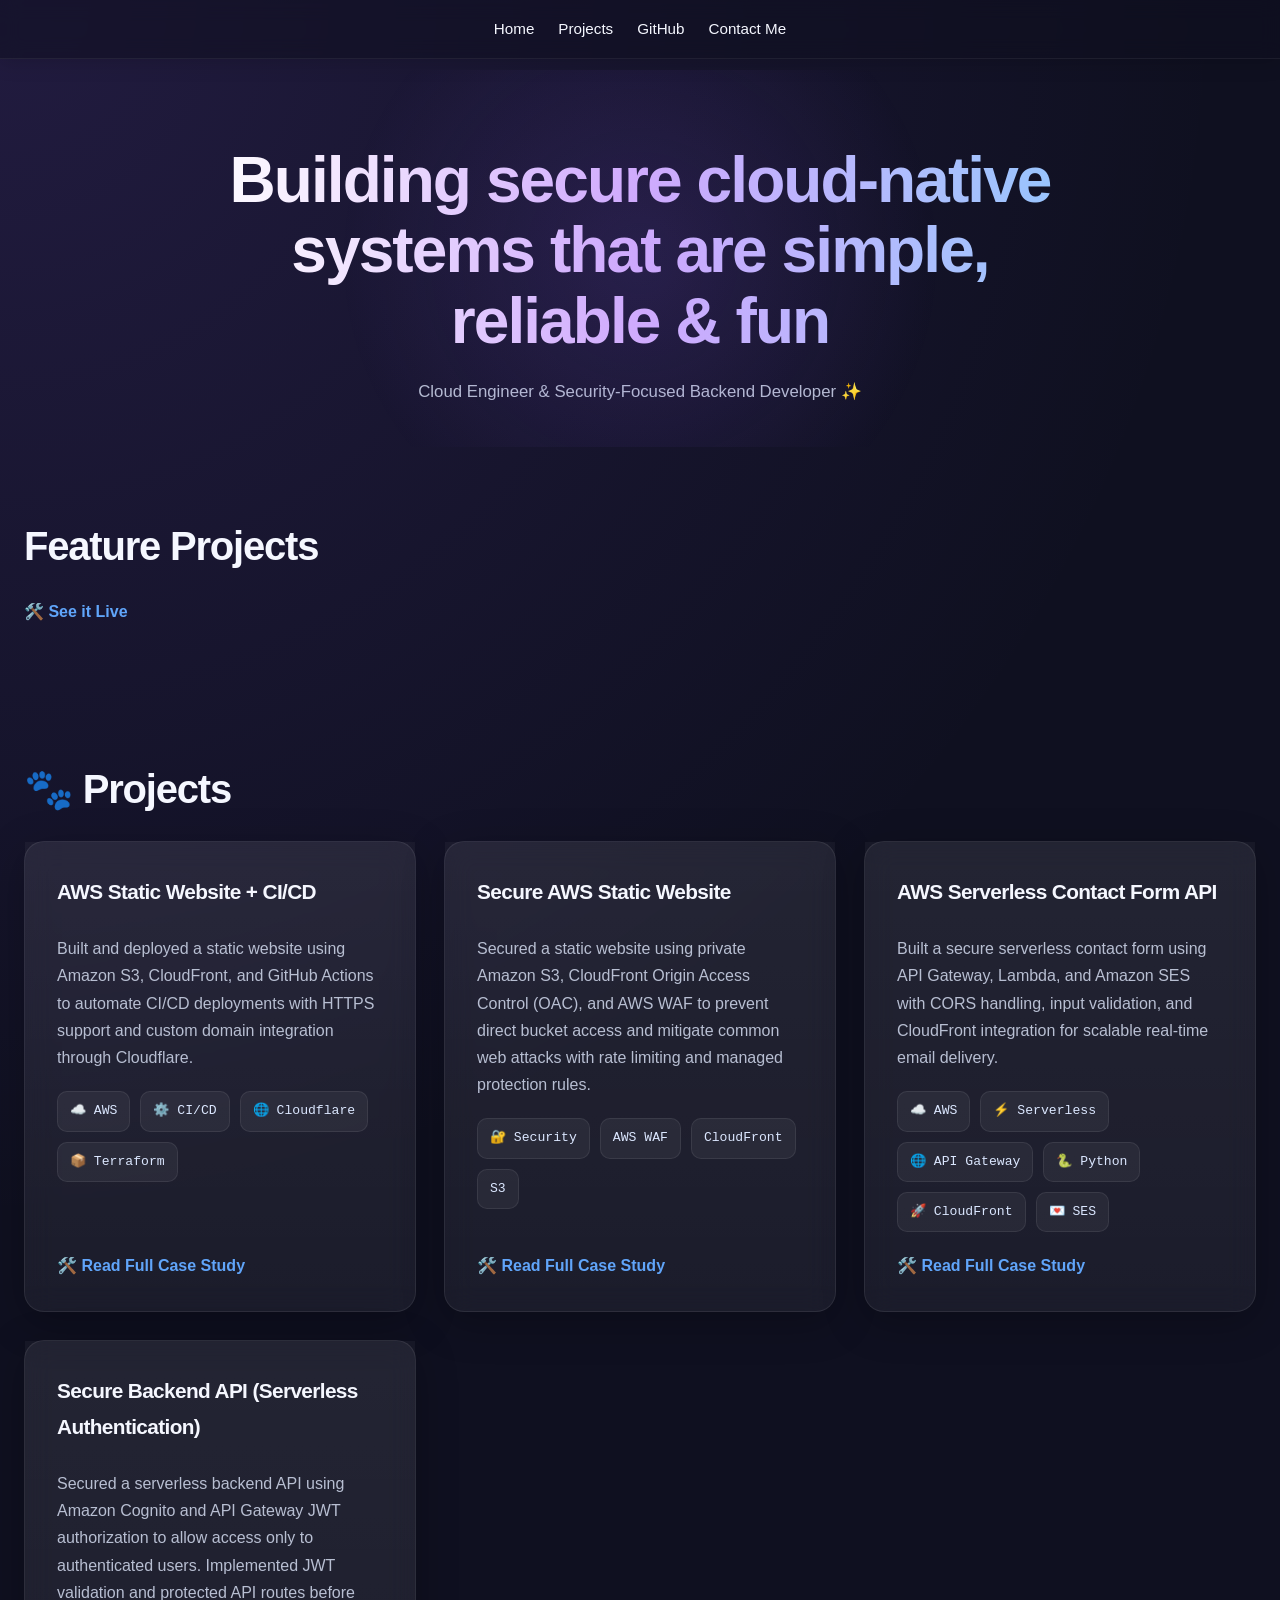
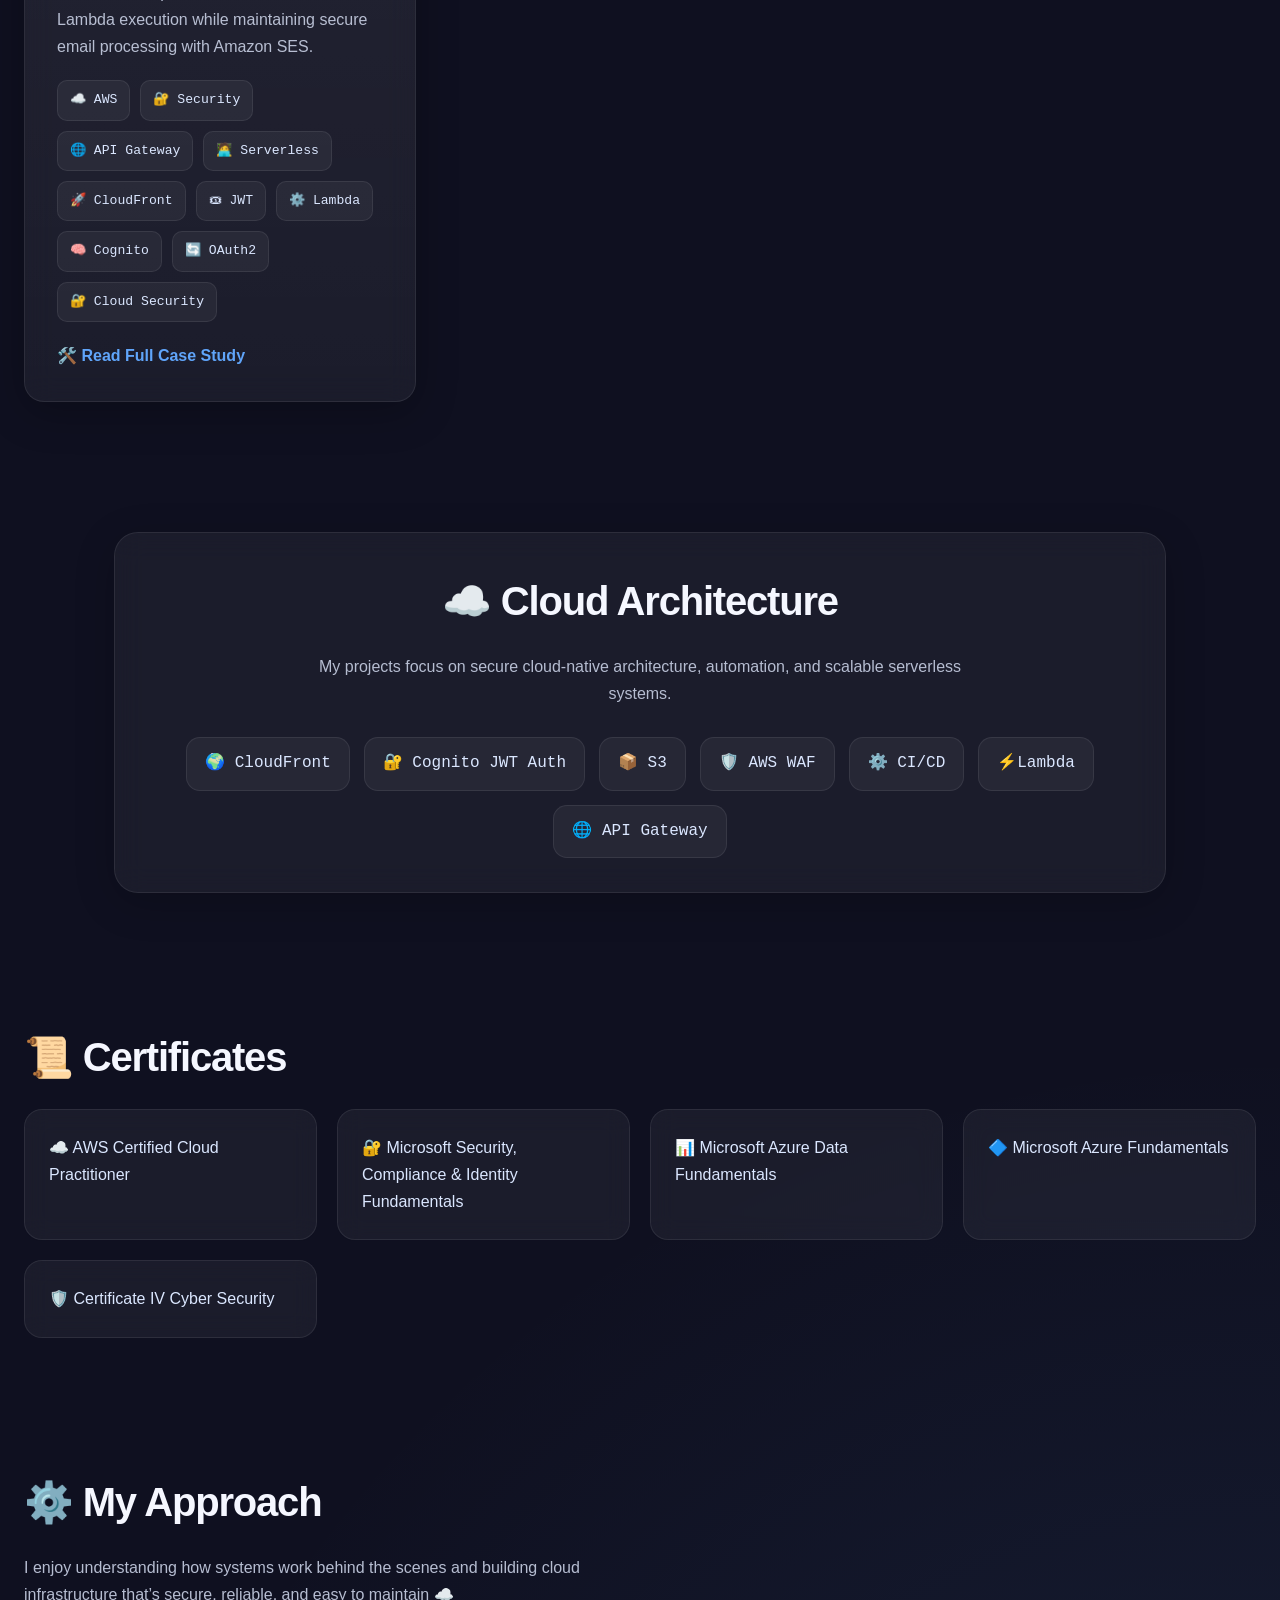
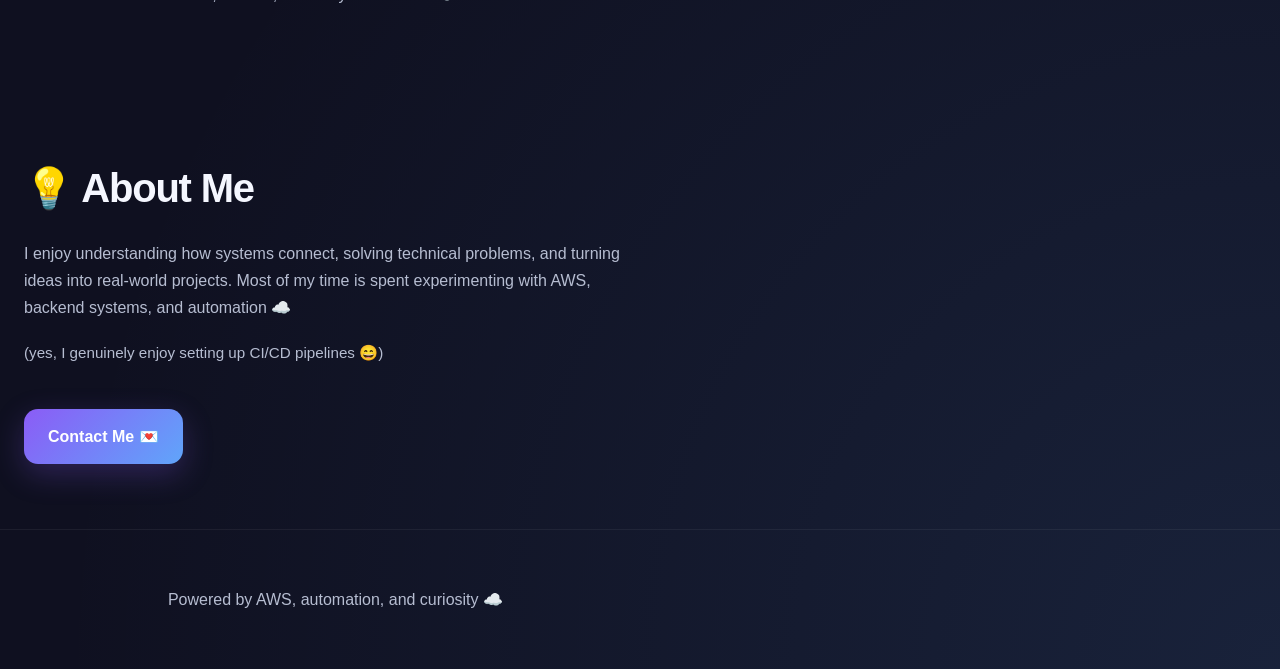
<file: index.html>
<!DOCTYPE html>
<html lang="en">
<head>
  <meta charset="UTF-8">
    <title>Sophie | Cloud Engineer ☁️</title>
   <meta name="viewport" content="width=device-width, initial-scale=1.0">

  <!-- Font -->
  <link href="https://fonts.googleapis.com/css2?family=Poppins:wght@300;400;600&display=swap" rel="stylesheet">

  <!-- CSS -->
  <link rel="stylesheet" href="styles.css?v=2">
</head>

<body>
   <!-- HEADER -->
  <div id="header"></div>

  <!-- Feature Project-->
   <section class="projects">
    <h2>Feature Projects</h2>

    <div class="project-links">
      <a href="dashboard.html">🛠️ See it Live</a>
    </div>
    
   </section>

  <!-- PROJECTS -->
  <section class="projects">
    <h2>🐾 Projects</h2>

<div class="projects-container" id ="projects">
  

  <div class="project-card">
    <h3>AWS Static Website + CI/CD</h3>

    <p>Built and deployed a static website using Amazon S3, CloudFront, and GitHub Actions to automate 
      CI/CD deployments with HTTPS support and custom domain integration through Cloudflare.</p>

    <div class="tags">
      <span>☁️ AWS</span>
      <span>⚙️ CI/CD</span>
      <span>🌐 Cloudflare</span>
      <span>📦 Terraform</span>
    </div>
       <div class="project-links">
      <a href="https://sophieworld.atlassian.net/wiki/external/MWVhOWRiZjI1ZjM0NDRkMzgyNjg4NWQwNWUxMjgwNTY">🛠️ Read Full Case Study</a>
    </div>
  </div>


  <div class="project-card">
    <h3>Secure AWS Static Website</h3>

    <p> Secured a static website using private Amazon S3, CloudFront Origin Access Control (OAC), 
      and AWS WAF to prevent direct bucket access and mitigate common web attacks with rate limiting and managed protection rules.
    </p>

    <div class="tags">
      <span>🔐 Security</span>
      <span>AWS WAF</span>
      <span>CloudFront</span>
      <span>S3</span>
    </div>
       <div class="project-links">
      <a href="https://sophieworld.atlassian.net/wiki/external/M2U2MmE0ZGE2YWQ1NDhlZmI2MGJiOGY1M2U3ODUxMGE">🛠️ Read Full Case Study</a>
    </div>
  </div>

  <div class="project-card">
    <h3>AWS Serverless Contact Form API</h3>

    <p>Built a secure serverless contact form using API Gateway, Lambda, and Amazon SES 
      with CORS handling, input validation, and CloudFront integration for scalable real-time email delivery. </p>

    <div class="tags">
      <span>☁️ AWS</span>
      <span>⚡ Serverless</span>
      <span>🌐 API Gateway</span>
      <span>🐍 Python </span>
      <span>🚀 CloudFront</span>
      <span>💌  SES</span>
    </div>
    <div class="project-links">
      <a href="https://sophieworld.atlassian.net/wiki/external/YTQ1YmYyOWI2MWUzNGM2OGJiYjJjZmY1Y2RmMjhlNWE">🛠️ Read Full Case Study</a>
    </div>
  </div>

  <div class="project-card">
    <h3> Secure Backend API (Serverless Authentication)</h3>

    <p>Secured a serverless backend API using Amazon Cognito and API Gateway JWT authorization to allow access only to authenticated users. 
      Implemented JWT validation and protected API routes before Lambda execution while maintaining secure email processing with Amazon SES.</p>

    <div class="tags">
      <span>☁️ AWS</span>
      <span>🔐 Security</span>
      <span>🌐 API Gateway</span>
      <span>🧑‍💻 Serverless</span>
      <span>🚀 CloudFront</span>
      <span>🎟 JWT</span>
      <span>⚙️ Lambda</span>
      <span>🧠 Cognito</span>
      <span>🔄 OAuth2</span>
      <span>🔐 Cloud Security</span>
    </div>
    <div class="project-links">
      <a href="https://sophieworld.atlassian.net/wiki/external/ZDk4ODVmYTkwNTE2NDFkZTk5OGEwMDhiNWNiNjA1MjU">🛠️ Read Full Case Study</a>
    </div>
  </div>
   </div>
</div>

</div>

  </section>

<section class="architecture-preview">

  <div class="architecture-card">

    <h2>☁️ Cloud Architecture</h2>

    <p>
      My projects focus on secure cloud-native architecture,
      automation, and scalable serverless systems.
    </p>

    <div class="architecture-tags">

    <span>🌍 CloudFront</span>
    <span>🔐 Cognito JWT Auth</span>
    <span>📦 S3</span>
    <span>🛡️ AWS WAF</span>
    <span>⚙️ CI/CD</span>
    <span>⚡Lambda</span>
    <span>🌐 API Gateway</span>

  </div>
  </div>

</section>
<!-- 
  ARCHITECTURE
  <section class="architecture">
    <h2>☁️ How It Works</h2>

      <p class="arch-desc">
      This project uses a simple but powerful cloud architecture:
    </p>

    <div class="diagram">
      <div>User 🌍</div>
      <div>↓</div>
      <div>Cloudflare 🌐</div>
      <div>↓</div>
      <div>CloudFront ⚡</div>
      <div>↓</div>
      <div>S3 Bucket 📦</div>
    </div>

<p class="arch-desc">
      Designed and deployed a secure cloud architecture using AWS S3, CloudFront, and AWS WAF. 
      Implemented Origin Access Control, managed security rules, and rate limiting to prevent unauthorized access and mitigate common web threats.
    </p>
  <div class="diagram">
    <div>🌍 User</div>
    <div>↓</div>
    <div>🌐 Cloudflare</div>
    <div>↓</div>
    <div>🛡️ AWS WAF</div>
    <div>↓</div>
    <div>⚡ CloudFront</div>
    <div>↓</div>
    <div>📦 S3 (Private)</div>
  </div>
    
  </section> -->

 <!-- Certificates -->
<!-- Certificates -->
<section class="skills-section">

  <h2>📜 Certificates</h2>

  <div class="cert-grid">

    <div class="cert-card">
      ☁️ AWS Certified Cloud Practitioner
    </div>

    <div class="cert-card">
      🔐 Microsoft Security, Compliance & Identity Fundamentals
    </div>

    <div class="cert-card">
      📊 Microsoft Azure Data Fundamentals
    </div>

    <div class="cert-card">
      🔷 Microsoft Azure Fundamentals
    </div>

    <div class="cert-card">
      🛡️ Certificate IV Cyber Security
    </div>

  </div>

</section>


  
  <!-- APPROACH -->
<section class="approach">

  <h2>⚙️ My Approach</h2>

  <p>
  I enjoy understanding how systems work behind the scenes and building cloud 
  infrastructure that’s secure, reliable, and easy to maintain ☁️
  </p>

</section>
 

  <!-- ABOUT -->
  <section class="about">
      <h2>💡 About Me</h2>

  <p>
    I enjoy understanding how systems connect,
    solving technical problems,
    and turning ideas into real-world projects.
    Most of my time is spent experimenting with AWS,
    backend systems, and automation ☁️
  </p>

  <p class="small-note">
    (yes, I genuinely enjoy setting up CI/CD pipelines 😄)
  </p>
    <div id="contact">
    <a class="cta" href="contact.html">
      Contact Me 💌
    </a>
    </div>
    </section>
  </section>

  <!-- FOOTER -->
  <div id="footer"></div>


  <script>
   //Load Header
    fetch('/components/header.html')
      .then(response => response.text())
      .then(data => {
        document.getElementById('header').innerHTML = data;
      });

    //Load Footer
    fetch('/components/footer.html')
      .then(response => response.text())
      .then(data => {
        document.getElementById('footer').innerHTML = data;
      });

    //SCROLL ANIMATION
    const elements = document.querySelectorAll("section");

    const observer = new IntersectionObserver(entries => {
      entries.forEach(entry => {
        if (entry.isIntersecting) {
          entry.target.classList.add("show");
        }
      });
    });

    elements.forEach(el => {
      el.classList.add("fade-in");
      observer.observe(el);
    });

  </script>

  </body>
</html>
</file>
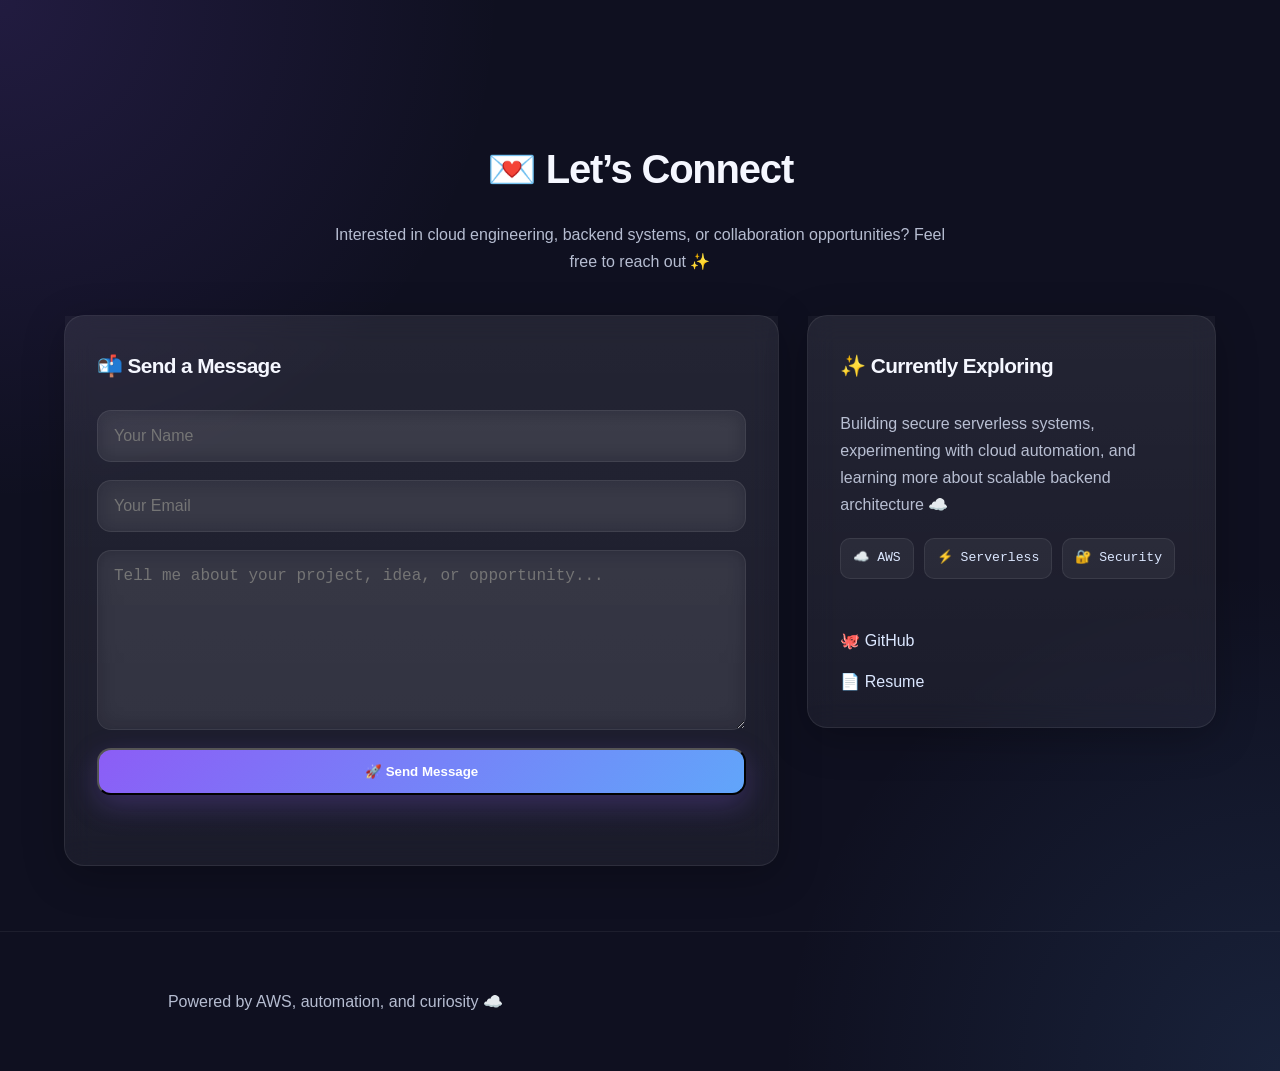
<file: contact.html>
<!DOCTYPE html>
<html lang="en">

<head>
  <meta charset="UTF-8">
  <title>Sophie | Cloud Engineer ☁️</title>
  <meta name="viewport" content="width=device-width, initial-scale=1.0">

  <!-- Font -->
  <link href="https://fonts.googleapis.com/css2?family=Poppins:wght@300;400;600&display=swap" rel="stylesheet">

  <!-- CSS -->
  <link rel="stylesheet" href="styles.css?v=3">
</head>

<body>

  <div="header"></div>

  <!-- CONTACT -->
<section class="contact-section" id="contact">

  <div class="contact-header">
    <h2>💌 Let’s Connect</h2>

    <p>
      Interested in cloud engineering,
      backend systems, or collaboration opportunities?
      Feel free to reach out ✨
    </p>
  </div>

  <div class="contact-layout">

    <!-- MAIN FORM -->
    <div class="project-card contact-main">

      <h3>📬 Send a Message</h3>

      <form id="contactForm">

        <input
          type="text"
          name="name"
          placeholder="Your Name"
          required
        >

        <input
          type="email"
          name="email"
          placeholder="Your Email"
          required
        >

        <textarea
          name="message"
          placeholder="Tell me about your project, idea, or opportunity..."
          required
        ></textarea>

        <button
          class="button button-primary"
          type="submit"
        >
          🚀 Send Message
        </button>

      </form>

      <p id="responseMsg"></p>

    </div>

    <!-- SIDE PANEL -->
    <aside class="project-card contact-side">

      <h3>✨ Currently Exploring</h3>

      <p>
        Building secure serverless systems,
        experimenting with cloud automation,
        and learning more about scalable backend architecture ☁️
      </p>

      <div class="tags">
        <span>☁️ AWS</span>
        <span>⚡ Serverless</span>
        <span>🔐 Security</span>
      </div>

      <div class="contact-links">
        
        <a
          href="https://github.com/User10538"
          target="_blank"
        >
          🐙 GitHub
        </a>

        <a href="resume.pdf" download>
          📄 Resume
        </a>

      </div>

    </aside>

  </div>

</section>

  <!-- CONTACT SCRIPT -->
  <script>
    const form = document.getElementById("contactForm");
    const responseMsg = document.getElementById("responseMsg");

    form.addEventListener("submit", async (e) => {
      e.preventDefault();

      const formData = new FormData(form);

      const data = {
        name: formData.get("name"),
        email: formData.get("email"),
        message: formData.get("message")
      };

      try {

        const res = await fetch(
          "https://za4ajp5sa6.execute-api.us-east-1.amazonaws.com/contact",
          {
            method: "POST",

            headers: {
              "Content-Type": "application/json"
            },

            body: JSON.stringify(data)
          }
        );

        const text = await res.text();

        let result;

        try {
          result = JSON.parse(text);
        } catch {
          result = { error: text };
        }

        if (res.status === 200) {

          responseMsg.innerText = "✅ Message sent!";

          form.reset();

        } else {

          responseMsg.innerText =
            "❌ " + result.error;
        }

      } catch (err) {

        responseMsg.innerText =
          "❌ Something went wrong";
      }
    });
  </script>

  <!-- FOOTER -->
  <div id="footer"></div>


  <script>
   //Load Header
    fetch('/components/header.html')
      .then(response => response.text())
      .then(data => {
        document.getElementById('header').innerHTML = data;
      });

    //Load Footer
    fetch('/components/footer.html')
      .then(response => response.text())
      .then(data => {
        document.getElementById('footer').innerHTML = data;
      });

    //SCROLL ANIMATION
    const elements = document.querySelectorAll("section");

    const observer = new IntersectionObserver(entries => {
      entries.forEach(entry => {
        if (entry.isIntersecting) {
          entry.target.classList.add("show");
        }
      });
    });

    elements.forEach(el => {
      el.classList.add("fade-in");
      observer.observe(el);
    });

  </script>

</body>

</html>
</file>
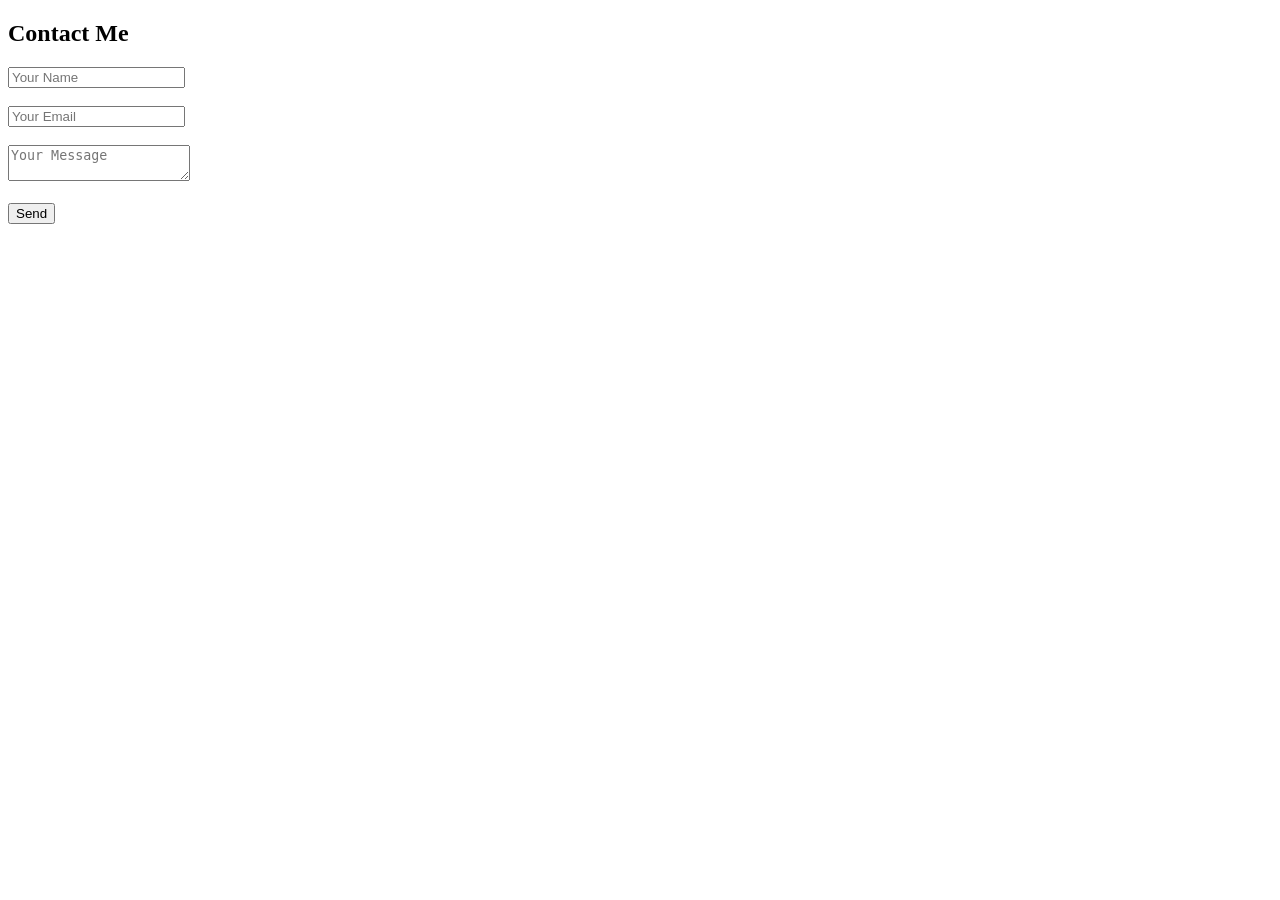
<file: contact_me.html>
<!DOCTYPE html>
<html>
<head>
  <title>Contact Me</title>
</head>
<body>

  <h2>Contact Me</h2>

  <form id="contactForm">
    <input type="text" name="name" placeholder="Your Name" /><br><br>

    <input type="email" name="email" placeholder="Your Email" required /><br><br>

    <textarea name="message" placeholder="Your Message" required></textarea><br><br>

    <button type="submit">Send</button>
  </form>

  <p id="responseMsg"></p>

  <script>
    const form = document.getElementById("contactForm");
    const responseMsg = document.getElementById("responseMsg");

    form.addEventListener("submit", async (e) => {
      e.preventDefault();

      const formData = new FormData(form);

      const data = {
        name: formData.get("name"),
        email: formData.get("email"),
        message: formData.get("message")
      };

      try {
        const res = await fetch("https://za4ajp5sa6.execute-api.us-east-1.amazonaws.com/contact", {
          method: "POST",
          headers: {
            "Content-Type": "application/json"
          },
          body: JSON.stringify(data)
        });

        const result = await res.json();

        if (res.status === 200) {
          responseMsg.innerText = "✅ Message sent!";
          form.reset();
        } else {
          responseMsg.innerText = "❌ " + result.error;
        }

      } catch (err) {
        responseMsg.innerText = "❌ Something went wrong";
      }
    });
  </script>

</body>
</html>
</file>
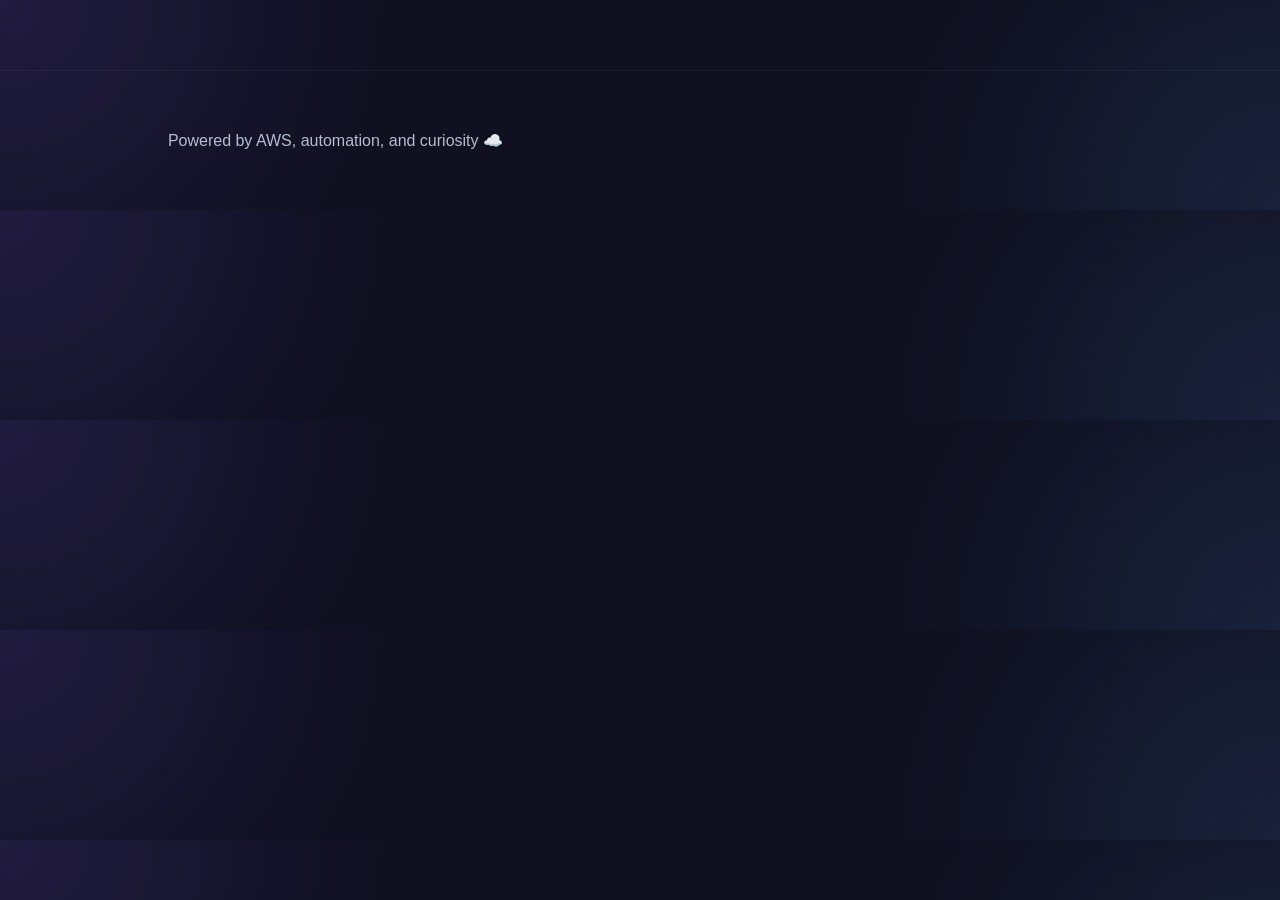
<file: dashboard.html>
<!DOCTYPE html>
<html lang="en">
<head>
  <meta charset="UTF-8">
    <title>Sophie | Cloud Engineer ☁️</title>
   <meta name="viewport" content="width=device-width, initial-scale=1.0">

  <!-- Font -->
  <link href="https://fonts.googleapis.com/css2?family=Poppins:wght@300;400;600&display=swap" rel="stylesheet">

  <!-- CSS -->
  <link rel="stylesheet" href="styles.css?v=2">
</head>
    <body>

        <!--Header-->
        <div="header"></div>

        <!-- FOOTER -->
        <div id="footer"></div>
        
        <script>
        //Load Header
            fetch('/components/header.html')
            .then(response => response.text())
            .then(data => {
                document.getElementById('header').innerHTML = data;
            });

            //Load Footer
            fetch('/components/footer.html')
            .then(response => response.text())
            .then(data => {
                document.getElementById('footer').innerHTML = data;
            });

            //SCROLL ANIMATION
            const elements = document.querySelectorAll("section");

            const observer = new IntersectionObserver(entries => {
            entries.forEach(entry => {
                if (entry.isIntersecting) {
                entry.target.classList.add("show");
                }
            });
            });

            elements.forEach(el => {
            el.classList.add("fade-in");
            observer.observe(el);
            });

        </script>

    </body>

</html>
</file>
<file: styles.css>
/* =========================================
   SOPHIEWORLD.DEV
   MODERN CLOUD ENGINEER PORTFOLIO
========================================= */

:root {
  --bg: #0f1020;

  --surface: rgba(255, 255, 255, 0.05);
  --surface-strong: rgba(255, 255, 255, 0.08);

  --text: #f5f7ff;
  --muted: #b6bdd1;

  --accent: #8b5cf6;
  --accent-2: #60a5fa;

  --accent-soft: rgba(139, 92, 246, 0.18);

  --border: rgba(255, 255, 255, 0.08);

  --shadow:
    0 10px 40px rgba(0, 0, 0, 0.25);

  --radius: 20px;

  --max-width: 1200px;
}

/* =========================================
   RESET
========================================= */

* {
  box-sizing: border-box;
}

html {
  scroll-behavior: smooth;
}

body {
  margin: 0;

  font-family: 'Inter', sans-serif;

  color: var(--text);

  background:
    radial-gradient(
      circle at top left,
      rgba(139, 92, 246, 0.15),
      transparent 30%
    ),

    radial-gradient(
      circle at bottom right,
      rgba(96, 165, 250, 0.12),
      transparent 30%
    ),

    var(--bg);

  line-height: 1.7;

  -webkit-font-smoothing: antialiased;
  text-rendering: optimizeLegibility;

  overflow-x: hidden;

  position: relative;

  padding-top: 70px;
}

/* =========================================
   SUBTLE NOISE TEXTURE
========================================= */

body::after {
  content: "";

  position: fixed;
  inset: 0;

  background-image:
    radial-gradient(
      rgba(255,255,255,0.03) 1px,
      transparent 1px
    );

  background-size: 4px 4px;

  opacity: 0.15;

  pointer-events: none;

  z-index: -1;
}

/* =========================================
   TOP NAV LINKS
========================================= */

.top-links {
  position: fixed;

  top: 0;
  left: 0;
  right: 0;

  display: flex;
  justify-content: center;
  align-items: center;

  gap: 24px;

  padding: 16px 24px;

  z-index: 9999;

  background: rgba(15,16,32,0.55);

  backdrop-filter: blur(10px);

  border-bottom:
    1px solid rgba(255,255,255,0.06);

  box-shadow:
    0 4px 20px rgba(0,0,0,0.15);
}

.top-links a {
  color: #f5f7ff;

  font-weight: 500;

  font-size: 0.95rem;

  transition:
    opacity 0.2s ease;
}

.top-links a:hover {
  opacity: 0.7;
}

/* =========================================
   TYPOGRAPHY
========================================= */

h1,
h2,
h3,
h4 {
  margin-top: 0;

  letter-spacing: -0.03em;
}

h1 {
  font-size: clamp(2.2rem, 5vw, 4rem);

  line-height: 1.1;

  font-weight: 800;

  max-width: 900px;

  margin: 0 auto;
}

h2 {
  font-size: clamp(1.8rem, 4vw, 2.5rem);

  margin-bottom: 18px;
}

h3 {
  font-size: 1.3rem;
}

p {
  color: var(--muted);

  font-size: 1rem;

  max-width: 70ch;
}

a {
  text-decoration: none;
}

.highlight {
  color: var(--accent-2);
}

/* =========================================
   LAYOUT
========================================= */

section {
  padding: 65px 24px;
}

.container {
  width: 100%;

  max-width: var(--max-width);

  margin: 0 auto;
}

/* =========================================
   HERO
========================================= */

.hero {
  padding: 75px 24px 40px;

  text-align: center;

  position: relative;
}

.hero::before {
  content: "";

  position: absolute;

  inset: 0;

  background:
    radial-gradient(
      circle at center,
      rgba(139, 92, 246, 0.15),
      transparent 45%
    );

  pointer-events: none;
}

.hero-content {
  position: relative;

  z-index: 2;

  max-width: 950px;

  margin: 0 auto;
}

.hero h1 {
  background:
    linear-gradient(
      90deg,
      #ffffff,
      #d8b4fe,
      #93c5fd
    );

  background-clip: text;
  -webkit-background-clip: text;

  color: transparent;
  -webkit-text-fill-color: transparent;
}

.hero p {
  max-width: 700px;

  margin: 22px auto 0;

  font-size: 1.05rem;
}

.tagline {
  color: var(--muted);
}

.hero-buttons {
  margin-top: 36px;

  display: flex;
  justify-content: center;
  gap: 16px;

  flex-wrap: wrap;
}

/* =========================================
   BUTTONS
========================================= */

.button {
  display: inline-flex;

  align-items: center;
  justify-content: center;

  padding: 14px 22px;

  border-radius: 14px;

  font-weight: 600;

  transition:
    transform 0.25s ease,
    opacity 0.25s ease,
    background 0.25s ease;
}

.button-primary {
  background:
    linear-gradient(
      135deg,
      var(--accent),
      var(--accent-2)
    );

  color: white;

  box-shadow:
    0 10px 30px rgba(139, 92, 246, 0.25);
}

.button-primary:hover {
  transform: translateY(-3px);
}

.button-secondary {
  background:
    rgba(255,255,255,0.04);

  border:
    1px solid var(--border);

  color: var(--text);

  backdrop-filter: blur(10px);
}

.button-secondary:hover {
  background:
    rgba(255,255,255,0.08);
}

/* =========================================
   PROJECTS
========================================= */

.projects-container {
  display: grid;

  grid-template-columns:
    repeat(auto-fit, minmax(340px, 1fr));

  gap: 28px;
}

.project-card {
  background: var(--surface);

  backdrop-filter: blur(14px);

  border:
    1px solid var(--border);

  border-radius: var(--radius);

  padding: 32px;

  box-shadow: var(--shadow);

  transition:
    transform 0.3s ease,
    border-color 0.3s ease,
    box-shadow 0.3s ease;

  display: flex;
  flex-direction: column;
  gap: 20px;

  position: relative;
}

.project-card::before {
  content: "";

  position: absolute;

  inset: 0;

  background:
    linear-gradient(
      180deg,
      rgba(255,255,255,0.04),
      transparent
    );

  pointer-events: none;
}

.project-card:hover {
  transform: translateY(-8px);

  border-color:
    rgba(139, 92, 246, 0.35);

  box-shadow:
    0 25px 60px rgba(139,92,246,0.15),
    0 0 30px rgba(96,165,250,0.08);
}

.project-card h3 {
  margin-bottom: 6px;
}

.project-card p {
  margin: 0;
}

/* =========================================
   TAGS
========================================= */

.tags {
  display: flex;

  flex-wrap: wrap;

  gap: 10px;
}

.tags span {
  background:
    rgba(255,255,255,0.05);

  border:
    1px solid rgba(255,255,255,0.08);

  color: #dbe7ff;

  padding: 8px 12px;

  border-radius: 10px;

  font-size: 0.82rem;

  font-weight: 500;

  font-family:
    'JetBrains Mono',
    monospace;
}

/* =========================================
   PROJECT LINKS
========================================= */

.project-links {
  display: flex;

  gap: 18px;

  margin-top: auto;
}

.project-links a {
  color: var(--accent-2);

  font-weight: 600;

  transition:
    opacity 0.2s ease;
}

.project-links a:hover {
  opacity: 0.7;
}
/* =========================================
   CERTIFICATES
========================================= */

.cert-grid {
  display: grid;

  grid-template-columns:
    repeat(auto-fit, minmax(260px, 1fr));

  gap: 20px;
}

.cert-card {
  background:
    rgba(255,255,255,0.05);

  border:
    1px solid rgba(255,255,255,0.08);

  backdrop-filter: blur(12px);

  border-radius: 18px;

  padding: 24px;

  color: #dbe7ff;

  font-weight: 500;

  transition:
    transform 0.2s ease,
    border-color 0.2s ease;
}

.cert-card:hover {
  transform: translateY(-4px);

  border-color:
    rgba(139,92,246,0.35);
}

/* =========================================
   ABOUT
========================================= */

.about {
  position: relative;
}

.about-content {
  max-width: 750px;
}

.small-note {
  margin-top: 18px;

  font-size: 0.95rem;
}

/* =========================================
   CTA
========================================= */

.cta {
  display: inline-flex;

  margin-top: 28px;

  padding: 14px 24px;

  border-radius: 14px;

  background:
    linear-gradient(
      135deg,
      var(--accent),
      var(--accent-2)
    );

  color: white;

  font-weight: 600;

  box-shadow:
    0 10px 30px rgba(139,92,246,0.25);

  transition:
    transform 0.25s ease;
}

.cta:hover {
  transform: translateY(-3px);
}

/* =========================================
   FOOTER
========================================= */

footer {
  padding: 40px 24px;

  color: #8e97aa;

  text-align: center;

  font-size: 0.9rem;

  border-top:
    1px solid rgba(255,255,255,0.06);
}

/* =========================================
   ANIMATIONS
========================================= */

.fade-in {
  opacity: 0;

  transform: translateY(30px);

  transition:
    opacity 0.8s ease,
    transform 0.8s ease;
}

.fade-in.show {
  opacity: 1;

  transform: translateY(0);
}

/* =========================================
   RESPONSIVE
========================================= */

@media (max-width: 768px) {

  section {
    padding: 50px 20px;
  }

  .hero {
    padding: 110px 20px 60px;
  }

  .hero-buttons {
    flex-direction: column;

    align-items: center;
  }

  .projects-container {
    grid-template-columns: 1fr;
  }

  .project-card {
    padding: 26px;
  }

  h1 {
    line-height: 1.1;
  }

  .top-links {
    flex-wrap: wrap;

    gap: 14px;

    padding: 14px;
  }
}


/* =========================================
   CONTACT LAYOUT
========================================= */

.contact-section {
  max-width: 1200px;

  margin: 0 auto;
}

.contact-header {
  text-align: center;

  margin-bottom: 40px;
}

.contact-header p {
  margin: 0 auto;
}

.contact-layout {
  display: grid;

  grid-template-columns: 1.4fr 0.8fr;

  gap: 28px;

  align-items: start;
}

/* =========================================
   FORM
========================================= */

.contact-main form {
  display: flex;

  flex-direction: column;

  gap: 18px;
}

.contact-main input,
.contact-main textarea {
  width: 100%;

  padding: 16px;

  border-radius: 14px;

  border:
    1px solid rgba(255,255,255,0.08);

  background:
    rgba(255,255,255,0.04);

  color: white;

  font-size: 1rem;

  outline: none;

  backdrop-filter: blur(10px);
}

.contact-main textarea {
  min-height: 180px;

  resize: vertical;
}

.contact-main input:focus,
.contact-main textarea:focus {
  border-color:
    rgba(139,92,246,0.5);

  box-shadow:
    0 0 0 4px rgba(139,92,246,0.15);
}

/* =========================================
   SIDE PANEL
========================================= */

.contact-side {
  position: sticky;

  top: 100px;
}

.contact-links {
  display: flex;

  flex-direction: column;

  gap: 14px;

  margin-top: 28px;
}

.contact-links a {
  color: #dbe7ff;

  font-weight: 500;

  transition:
    opacity 0.2s ease;
}

.contact-links a:hover {
  opacity: 0.7;
}

#responseMsg {
  margin-top: 18px;

  font-weight: 600;
}

/* =========================================
   MOBILE
========================================= */

@media (max-width: 900px) {

  .contact-layout {
    grid-template-columns: 1fr;
  }

  .contact-side {
    position: relative;

    top: 0;
  }

}
/* =========================================
   ARCHITECTURE PREVIEW
========================================= */

.architecture-preview {
  max-width: 1100px;

  margin: 0 auto;
}

.architecture-card {
  background:
    rgba(255,255,255,0.05);

  border:
    1px solid rgba(255,255,255,0.08);

  backdrop-filter: blur(14px);

  border-radius: 24px;

  padding: 34px;

  text-align: center;

  box-shadow:
    0 10px 40px rgba(0,0,0,0.2);
}

.architecture-card p {
  margin:
    0 auto 30px;

  max-width: 700px;
}

.architecture-tags {
  display: flex;

  flex-wrap: wrap;

  justify-content: center;

  gap: 14px;
}

.architecture-tags span {
  background:
    rgba(255,255,255,0.05);

  border:
    1px solid rgba(255,255,255,0.08);

  padding: 12px 18px;

  border-radius: 14px;

  color: #dbe7ff;

  font-weight: 500;

  font-family:
    'JetBrains Mono',
    monospace;

  transition:
    transform 0.2s ease,
    background 0.2s ease;
}

.architecture-tags span:hover {
  transform: translateY(-3px);

  background:
    rgba(255,255,255,0.08);
}
</file>
